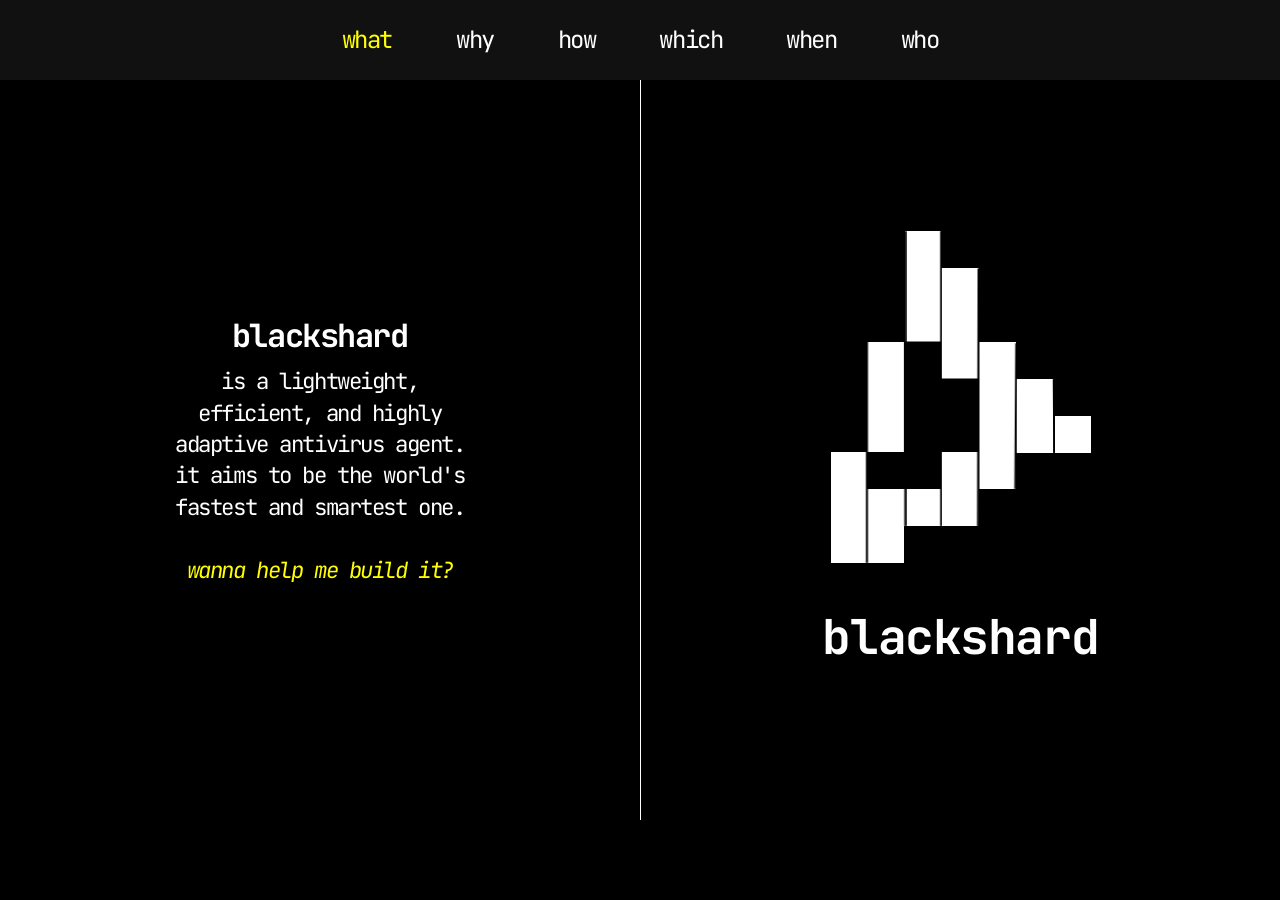
<file: index.html>
<!DOCTYPE html>
<html lang="en">
<head>
    <meta charset="UTF-8">
    <meta name="viewport" content="width=device-width, initial-scale=1.0">
    <title>blackshard</title>
    <link rel="icon" type="image/png" href="/assets/favicon.png">
    <link rel="stylesheet" href="styles.css?v=3">
</head>
<body>
    <nav class="nav-wrapper">
        <div class="nav-track" id="navTrack">
            <a href="#what" class="nav-item active">what</a>
            <a href="#why" class="nav-item">why</a>
            <a href="#how" class="nav-item">how</a>
            <a href="#which" class="nav-item">which</a>
            <a href="#when" class="nav-item">when</a>
            <a href="#who" class="nav-item">who</a>
        </div>
    </nav>
    <main class="app-container" id="appContainer">
        <!-- WHAT -->
        <section class="page-section" id="what">
            <div class="container">
                <div class="left">
                    <div class="text-block">
                        <span class="brand-name">blackshard</span>
                        is a lightweight,<br>
                        efficient, and highly<br>
                        adaptive antivirus agent.<br>
                        it aims to be the world's<br>
                        fastest and smartest one.<br>
                        <span class="yellow-italic">wanna help me build it?</span>
                    </div>
                </div>
                <div class="right">
                    <div class="logo-container">
                        <img src="assets/logo.png" alt="blackshard logo">
                        <div class="logo-text">blackshard</div>
                    </div>
                </div>
            </div>
            <div class="swipe-indicator" id="swipeIndicator">swipe left &rarr;</div>
        </section>

        <!-- WHY -->
        <section class="page-section" id="why">
            <div class="container">
                <div class="left">
                    <div class="headline">
                        we're reaching<br>
                        doomsday.
                    </div>
                    <div class="body-text">
                        today's net demands privacy<br>
                        and security. yet, hackers<br>
                        now have unrestricted access<br>
                        to an arsenal of AI-powered<br>
                        exploits.
                    </div>
                    <div class="why-yellow">
                        we haven't learned<br>
                        anything, have we?
                    </div>
                </div>
                <div class="right">
                    <img src="assets/whystatistics.png" alt="Statistics" class="graphic-img">
                </div>
            </div>
        </section>

        <!-- HOW -->
        <section class="page-section" id="how">
            <div class="container">
                <div class="left">
                    <div class="headline">
                        shardnet
                    </div>
                    <div class="body-text">
                        traditional AV waits hours<br>
                        for centralized corporate<br>
                        servers to push signature<br>
                        updates. that's a death<br>
                        sentence.
                    </div>
                    <div class="why-yellow">
                        when blackshard detects an<br>
                        unknown threat, it gossips a<br>
                        signature ("shard") to all of<br>
                        the users in shardnet.
                    </div>
                </div>
                <div class="right">
                    <img src="assets/howgraphic.png" alt="Delta Engine Network" class="graphic-img">
                </div>
            </div>
        </section>

        <!-- WHICH -->
        <section class="page-section" id="which">
            <div class="container">
                <div class="left">
                    <div class="headline">
                        timeless, universal<br>
                        protection.
                    </div>
                    <div class="body-text">
                        a lot of vital<br>
                        infrastructure relies on<br>
                        outdated and vulnerable<br>
                        software. blackshard is<br>
                        designed to target these<br>
                        high risk environments...
                    </div>
                    <div class="why-yellow">
                        even on legacy architectures.
                    </div>
                </div>
                <div class="right">
                    <img src="assets/whichgraphic.png" alt="Statistics" class="graphic-img">
                </div>
            </div>
        </section>

        <!-- WHEN -->
        <section class="page-section" id="when">
            <div class="roadmap-container">
                <div class="roadmap-header">
                    <img src="assets/logo.png" alt="logo">
                    <div class="roadmap-title">
                        blackshard
                        <span>roadmap</span>
                    </div>
                </div>
                
                <div class="phase-title">phase 1</div>
                <div class="phase-box">
                    <div class="phase-step">
                        <div class="step-title">modern windows client</div>
                        <div class="step-desc">most urgent in terms of<br>availability</div>
                    </div>
                    <div class="step-arrow">&rarr;</div>
                    <div class="phase-step">
                        <div class="step-title">GUI</div>
                        <div class="step-desc">terminals are scary</div>
                    </div>
                    <div class="step-arrow">&rarr;</div>
                    <div class="phase-step">
                        <div class="step-title">p2p shardnet</div>
                        <div class="step-desc">secure, serverless<br>gossip</div>
                    </div>
                </div>

                <div class="phase-title">phase 2</div>
                <div class="phase-box">
                    <div class="phase-step">
                        <div class="step-title">cross-platform clients</div>
                        <div class="step-desc">linux / macOS support</div>
                    </div>
                    <div class="step-arrow">&rarr;</div>
                    <div class="phase-step">
                        <div class="step-title">legacy compatibility</div>
                        <div class="step-desc">for deprecated OSes</div>
                    </div>
                    <div class="step-arrow">&rarr;</div>
                    <div class="phase-step">
                        <div class="step-title">collaboration</div>
                        <div class="step-desc">with AV / cybersecurity<br>firms</div>
                    </div>
                </div>
            </div>
        </section>

        <!-- WHO -->
        <section class="page-section" id="who">
            <div class="container">
                <div class="left">
                    <div class="headline">
                        howdy!
                    </div>
                    <div class="body-text">
                        my name is carlos ramirez.<br>
                        I'm building <span class="text-bold">blackshard</span>, but<br>
                        I can't do it by myself. I<br>
                        need <span class="text-yellow text-bold">YOU</span> to help.<br><br>
                        you can make a github<br>
                        contribution, donate to the<br>
                        project, or simply share it.
                    </div>
                    <div class="why-yellow">
                        i'm counting on you!
                    </div>
                </div>
                <div class="right">
                    <img src="assets/avatar.jpg" alt="Avatar" class="avatar-img">
                    <div class="social-links">
                        <a href="https://github.com/carlosrmz009/blackshard/" class="social-link">
                            <img src="assets/github.png" alt="github">
                            <span>github</span>
                        </a>
                        <a href="https://placeholder.com" class="social-link">
                            <img src="assets/sponsor.png" alt="sponsor">
                            <span>sponsor</span>
                        </a>
                        <a href="https://placeholder.com" class="social-link">
                            <img src="assets/donate.png" alt="donate">
                            <span>donate</span>
                        </a>
                        <a href="https://placeholder.com" class="social-link">
                            <img src="assets/x.png" alt="x.com/blacksh4rd">
                            <span>x.com</span>
                        </a>
                    </div>
                </div>
            </div>
        </section>
    </main>
    <script src="app.js"></script>
</body>
</html>
</file>
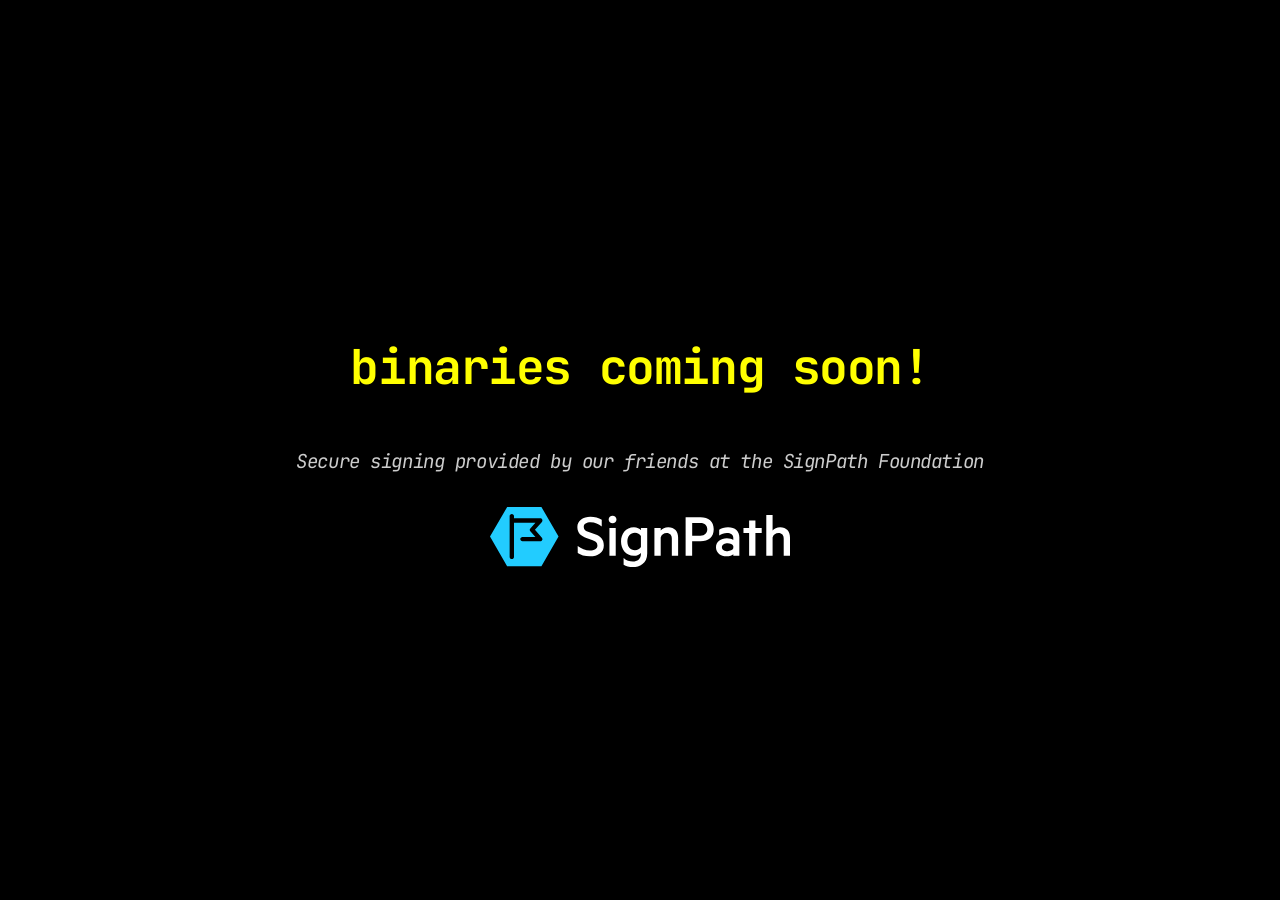
<file: download/index.html>
<!DOCTYPE html>
<html lang="en">
<head>
    <meta charset="UTF-8">
    <meta name="viewport" content="width=device-width, initial-scale=1.0">
    <title>blackshard - download</title>
    <link rel="stylesheet" href="../styles.css">
    <style>
        .download-container {
            display: flex;
            flex-direction: column;
            justify-content: center;
            align-items: center;
            height: 100vh;
            text-align: center;
            padding: 2rem;
        }
        .coming-soon {
            font-size: 3rem;
            font-weight: 700;
            margin-bottom: 3rem;
            color: var(--accent-color);
        }
        .signpath-info {
            font-size: 1.2rem;
            opacity: 0.8;
            margin-bottom: 2rem;
            font-style: italic;
        }
        .signpath-logo {
            max-width: 300px;
            width: 100%;
        }
        @media (max-width: 768px) {
            .coming-soon {
                font-size: 2rem;
            }
            .signpath-info {
                font-size: 1rem;
            }
        }
    </style>
</head>
<body>
    <div class="download-container">
        <div class="coming-soon">binaries coming soon!</div>
        <div class="signpath-info">Secure signing provided by our friends at the SignPath Foundation</div>
        <img src="../assets/signpath-logo.svg" alt="SignPath Foundation" class="signpath-logo">
    </div>
</body>
</html>
</file>
<file: styles.css>
@import url('https://fonts.googleapis.com/css2?family=JetBrains+Mono:ital,wght@0,400;0,700;1,400;1,700&display=swap');

:root {
    --bg-color: #000000;
    --text-color: #ffffff;
    --accent-color: #ffff00;
    --nav-bg: #111111;
    --font-family: 'JetBrains Mono', monospace;
    --letter-spacing: -0.089em;
    --line-height: 1.4;
}

* {
    box-sizing: border-box;
    margin: 0;
    padding: 0;
}

body {
    background-color: var(--bg-color);
    color: var(--text-color);
    font-family: var(--font-family);
    letter-spacing: var(--letter-spacing);
    line-height: var(--line-height);
    overflow: hidden; /* Handle scrolling inside app-container */
    margin: 0;
    padding: 0;
}

/* SPA Container */
.app-container {
    display: flex;
    flex-direction: row;
    width: 100vw;
    height: 100vh;
    overflow-x: auto;
    overflow-y: hidden;
    scrollbar-width: none;
}

.swipe-indicator {
    display: none;
}
.app-container::-webkit-scrollbar {
    display: none;
}

.page-section {
    width: 100vw;
    height: 100vh;
    flex: 0 0 100vw;
    scroll-snap-align: start;
    scroll-snap-stop: always;
    display: flex;
    flex-direction: column;
    position: relative;
    padding-top: 80px; /* Space for fixed nav */
    padding-bottom: 80px; /* Equal spacing at bottom */
    overflow-y: auto;
}

a {
    color: inherit;
    text-decoration: none;
}

/* Nav */
.nav-wrapper {
    position: fixed;
    top: 0;
    left: 0;
    width: 100vw;
    background-color: var(--nav-bg);
    z-index: 100;
    height: 80px;
    display: flex;
    align-items: center;
    overflow: hidden;
}

.nav-track {
    display: flex;
    justify-content: center;
    gap: 4rem;
    width: 100%;
    /* Transition is kept minimal/robotic - mostly managed by JS on mobile */
    transition: transform 0.05s linear;
}

.nav-item {
    color: var(--text-color);
    font-size: 1.5rem;
}

.nav-item.active {
    color: var(--accent-color);
}

/* Split Layout */
.container {
    display: flex;
    flex: 1;
    width: 100%;
}

.left {
    flex: 1;
    display: flex;
    flex-direction: column;
    justify-content: center;
    align-items: center;
    border-right: 1px solid #ffffff;
    padding: 2rem;
}

.right {
    flex: 1;
    display: flex;
    flex-direction: column;
    justify-content: center;
    align-items: center;
    padding: 2rem;
}

/* Home */
.text-block {
    text-align: center;
    font-size: 1.4rem;
    max-width: 500px;
}

.brand-name {
    font-weight: 700;
    font-size: 2rem;
    display: block;
    margin-bottom: 0.5rem;
}

.yellow-italic {
    color: var(--accent-color);
    font-style: italic;
    display: block;
    margin-top: 2rem;
}

.logo-container {
    text-align: center;
}

.logo-container img {
    max-width: 300px;
    margin-bottom: 2rem;
}

.logo-text {
    font-weight: 700;
    font-size: 3rem;
}

/* Why Page */
.headline {
    font-weight: 700;
    font-size: 2.2rem;
    margin-bottom: 1.5rem;
    text-align: center;
}

.body-text {
    font-weight: 400;
    font-size: 1.4rem;
    margin-bottom: 1.5rem;
    text-align: center;
}

.why-yellow {
    color: var(--accent-color);
    font-style: italic;
    font-size: 1.4rem;
    text-align: center;
}

.graphic-img {
    max-width: 90%;
    height: auto;
}

/* When Page (Roadmap) */
.roadmap-container {
    padding: 2rem 4rem;
    flex: 1;
}

.roadmap-header {
    display: flex;
    align-items: center;
    gap: 1rem;
    margin-bottom: 2rem;
}

.roadmap-header img {
    height: 50px;
}

.roadmap-title {
    font-size: 1.8rem;
    line-height: 1.2;
}

.roadmap-title span {
    color: var(--accent-color);
    font-weight: 700;
    display: block;
}

.phase-title {
    color: var(--accent-color);
    font-weight: 700;
    text-align: center;
    font-size: 2.2rem;
    margin: 2rem 0 1rem;
}

.phase-box {
    border: 3px solid #ffffff;
    padding: 2rem;
    display: flex;
    justify-content: space-between;
    align-items: center;
}

.phase-step {
    text-align: center;
    flex: 1;
}

.step-title {
    color: var(--accent-color);
    font-style: italic;
    font-size: 1.4rem;
    margin-bottom: 0.5rem;
}

.step-desc {
    color: #ffffff;
    font-size: 1.2rem;
}

.step-arrow {
    color: var(--accent-color);
    font-size: 2rem;
    font-weight: 700;
    padding: 0 1rem;
}

/* Utilities */
.text-bold {
    font-weight: 700;
}
.text-yellow {
    color: var(--accent-color);
}

/* Who Page Right Side */
.avatar-img {
    width: 100%;
    max-width: 350px;
    margin-bottom: 2rem;
}

.social-links {
    display: flex;
    gap: 2rem;
    justify-content: center;
}

.social-link {
    display: flex;
    flex-direction: column;
    align-items: center;
    color: var(--accent-color);
    font-size: 1.2rem;
    font-style: italic;
    gap: 0.5rem;
}

.social-link img {
    height: 70px;
    width: auto;
}

/* Mobile Media Query */
@media (max-width: 768px) {
    .app-container {
        scroll-snap-type: x mandatory;
    }
    .container {
        flex-direction: column;
        padding-top: 0;
    }
    .left {
        border-right: none;
        border-bottom: 1px solid #ffffff;
        padding: 1rem;
        flex: 1;
        min-height: 0;
        display: flex;
        justify-content: center;
        align-items: center;
    }
    .right {
        padding: 1rem;
        flex: 1;
        min-height: 0;
        display: flex;
        justify-content: center;
        align-items: center;
    }
    .text-block, .body-text, .why-yellow, .step-desc {
        font-size: 0.9rem;
    }
    .headline, .phase-title {
        font-size: 1.4rem;
    }
    .logo-container img, .avatar-img {
        max-width: 120px;
        max-height: calc(40vh - 80px);
        margin-bottom: 1rem;
        object-fit: contain;
    }
    .graphic-img {
        max-height: calc(40vh - 80px);
        max-width: 85%;
        width: auto;
        object-fit: contain;
    }
    .logo-text {
        font-size: 2rem;
    }
    .nav-track {
        justify-content: flex-start;
        gap: 0;
    }
    .nav-item {
        padding: 0 2.5rem;
        opacity: 0.3;
        /* Robotic, non-silly snap transition for active state color */
        transition: opacity 0.1s step-end, color 0.1s step-end;
    }
    .nav-item.active {
        opacity: 1;
    }
    
    .swipe-indicator {
        display: block;
        position: absolute;
        bottom: 20px;
        right: 20px;
        color: var(--accent-color);
        font-size: 1rem;
        font-style: italic;
        /* Robotic blink */
        animation: blink 1s step-end infinite;
        z-index: 50;
        transition: opacity 0.2s linear;
    }
    
    .phase-box {
        flex-direction: column;
        align-items: flex-start;
        border: none;
        padding: 0;
        gap: 0.5rem;
    }
    .phase-step {
        text-align: left;
        display: flex;
        flex-direction: column;
    }
    .step-arrow {
        display: none;
    }
    .step-title::before {
        content: "> ";
    }
    .step-title {
        margin-bottom: 0;
    }
    .step-desc {
        padding-left: 1.5rem;
        opacity: 0.8;
    }
    .roadmap-container {
        padding: 1rem;
        padding-top: 0;
        overflow-y: hidden;
    }
}

@keyframes blink {
    50% { opacity: 0; }
}
</file>
